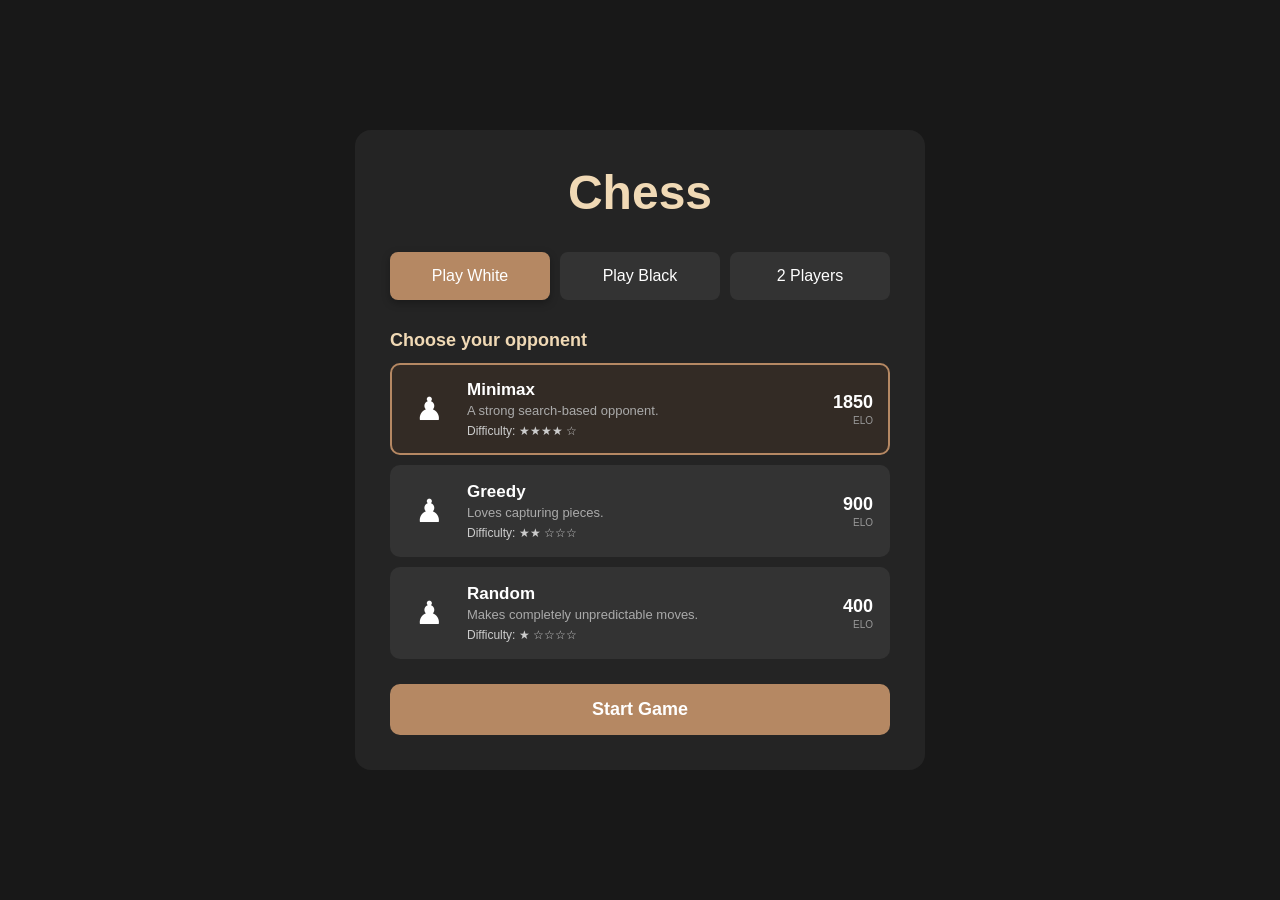
<file: index.html>
<!DOCTYPE html>
<html>
<head>
    <meta charset="UTF-8">
    <title>Chess</title>
    <link rel="stylesheet" href="stylesheets/menustyle.css">
</head>

<body>

    <main class="menu">
        <h1>Chess</h1>

        <div class="game-modes">
            <button class="selected" data-style="whitebot">Play White</button>
            <button data-style="blackbot">Play Black</button>
            <button data-style="twoplayer">2 Players</button>
        </div>

        <div class="bot-selection" id="bot-selection">
            <h2>Choose your opponent</h2>

            <div class="bot-list" id="bot-list"></div>
        </div>

        <button id="start-game">Start Game</button>    
    </main>

    <script src="menu.js"></script>

</body>
</html>
</file>
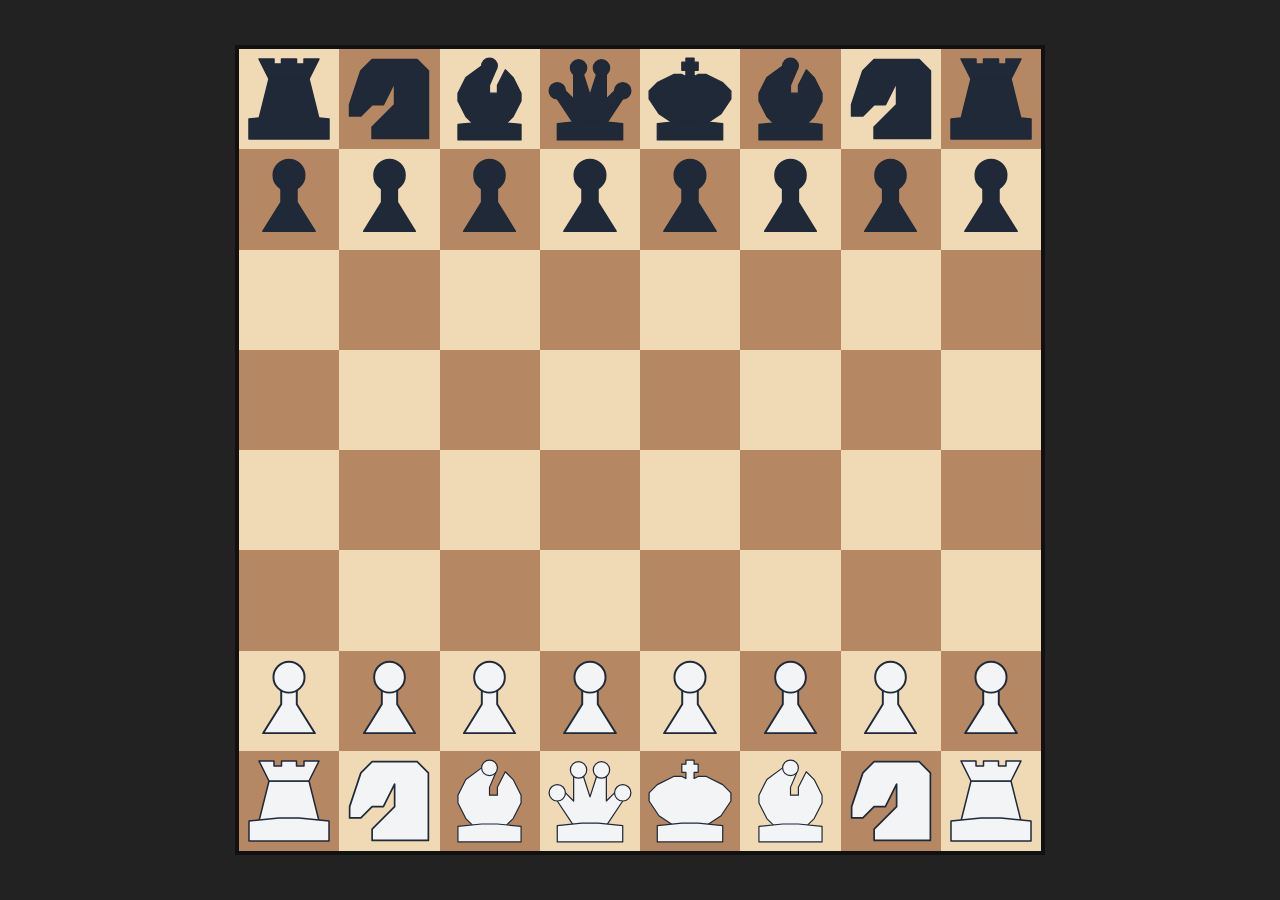
<file: game.html>
<!DOCTYPE html>
<html lang="en">
<head>
    <meta charset="UTF-8">
    <meta name="viewport" content="width=device-width, initial-scale=1.0">
    <title>Chess</title>
    <link rel="stylesheet" href="stylesheets/gamestyle.css">
</head>

<body>

    <main>
        <div id="board"></div>
    </main>

    <div id="promotion" class="promotion hidden">
        <div class="promotion-box">
            <button data-piece="Q">Queen</button>
            <button data-piece="R">Rook</button>
            <button data-piece="B">Bishop</button>
            <button data-piece="N">Knight</button>
        </div>
    </div>

    <div id="game-over" class="game-over hidden">
        <div class="game-over-box">
            <h2 id="game-over-title"></h2>
            <p id="game-over-message"></p>
            <button id="new-game">New Game</button>
        </div>
    </div>

    <script src="main.js"></script>
    <script src="botlogic.js"></script>
</body>
</html>
</file>
<file: stylesheets/menustyle.css>
body {
    margin: 0;
    min-height: 100vh;

    display: flex;
    justify-content: center;
    align-items: center;

    background-color: #181818;
    color: white;

    font-family: Arial, sans-serif;
}

.menu {
    width: 90%;
    max-width: 500px;

    padding: 35px;

    background-color: #242424;

    border-radius: 16px;
}

h1 {
    margin-top: 0;

    font-size: 48px;
    text-align: center;

    color: #f0d9b5;
}

.game-modes {
    display: flex;
    gap: 10px;
}

.game-modes button {
    flex: 1;

    padding: 15px;

    background-color: #333;
    color: white;

    border: none;
    border-radius: 8px;

    font-size: 16px;
    cursor: pointer;

    transition: background-color 0.15s;
}

.game-modes button:hover {
    background-color: #444;
}

.game-modes button.selected {
    background-color: #b58863;
    color: white;

    box-shadow: 0 3px 8px rgba(0, 0, 0, 0.3);
}

.bot-selection {
    margin-top: 30px;
}

.bot-selection h2 {
    margin: 0 0 12px;

    font-size: 18px;
    color: #f0d9b5;
}

.bot-selection.hidden {
    display: none;
}

.bot-list {
    display: flex;
    flex-direction: column;
    gap: 10px;
}

.bot-card {
    width: 100%;

    display: flex;
    align-items: center;

    padding: 15px;

    background-color: #333;
    color: white;

    border: 2px solid transparent;
    border-radius: 10px;

    text-align: left;
    cursor: pointer;

    transition:
        background-color 0.15s,
        border-color 0.15s;
}

.bot-icon {
    width: 45px;

    font-size: 32px;
    text-align: center;

    margin-right: 15px;
}

.bot-info {
    flex: 1;
}

.bot-name {
    font-size: 17px;
    font-weight: bold;
}

.bot-description {
    margin-top: 3px;

    font-size: 13px;
    color: #aaa;
}

.bot-difficulty {
    margin-top: 6px;

    font-size: 12px;
    color: #ccc;
}

.bot-elo {
    margin-left: 15px;

    font-size: 18px;
    font-weight: bold;

    text-align: right;
}

.bot-elo span {
    display: block;

    margin-top: 2px;

    font-size: 10px;
    font-weight: normal;

    color: #999;
}

.bot-card:hover {
    background-color: #3d3d3d;
}

.bot-card.selected {
    background-color: #332b25;
    border-color: #b58863;
}

#start-game {
    width: 100%;

    margin-top: 25px;
    padding: 15px;

    background-color: #b58863;
    color: white;

    border: none;
    border-radius: 10px;

    font-size: 18px;
    font-weight: bold;

    cursor: pointer;

    transition: background-color 0.15s;
}

#start-game:hover {
    background-color: #c79a78;
}
</file>
<file: stylesheets/gamestyle.css>
* {
    box-sizing: border-box;
}

html,
body {
    margin: 0;
    width: 100%;
    height: 100%;
    overflow: hidden;
}

body {
    display: flex;
    justify-content: center;
    align-items: center;
    background: #222;
}

#board {
    width: min(90vw, 90vh);
    height: min(90vw, 90vh);

    display: grid;
    grid-template-columns: repeat(8, minmax(0, 1fr));
    grid-template-rows: repeat(8, minmax(0, 1fr));

    border: 4px solid #111;
}

.square {
    width: 100%;
    height: 100%;
}

.light {
    background: #f0d9b5;
}

.dark {
    background: #b58863;
}

.square {
    width: 100%;
    height: 100%;
    min-width: 0;
    min-height: 0;

    display: flex;
    justify-content: center;
    align-items: center;
}

.square img {
    width: 90%;
    height: 90%;
    object-fit: contain;
}

.square.selected {
    box-shadow: inset 0 0 0 5px #ccc;
}

.square.move-option {
    box-shadow: inset 0 0 0 5px #555;
}

.game-over {
    position: fixed;
    inset: 0;
    display: flex;
    align-items: center;
    justify-content: center;
    background: rgba(0, 0, 0, 0.5);
}

.game-over.hidden {
    display: none;
}

.game-over-box {
    padding: 30px;
    text-align: center;
    background: white;
    border-radius: 12px;
}

.game-over-box h2 {
    margin-top: 0;
}

.game-over-box button {
    padding: 10px 20px;
    cursor: pointer;
}

.promotion {
    position: fixed;
    inset: 0;

    display: flex;
    justify-content: center;
    align-items: center;

    background: rgba(0, 0, 0, 0.5);
    z-index: 100;
}

.promotion.hidden {
    display: none;
}

.promotion-box {
    display: flex;
    gap: 10px;

    padding: 20px;
    background: white;
    border-radius: 12px;
    box-shadow: 0 8px 30px rgba(0, 0, 0, 0.3);
}

.promotion-box button {
    padding: 12px 18px;
    border: none;
    border-radius: 8px;
    cursor: pointer;
    font-size: 16px;
}

.promotion-box button:hover {
    background: #ddd;
}
</file>
